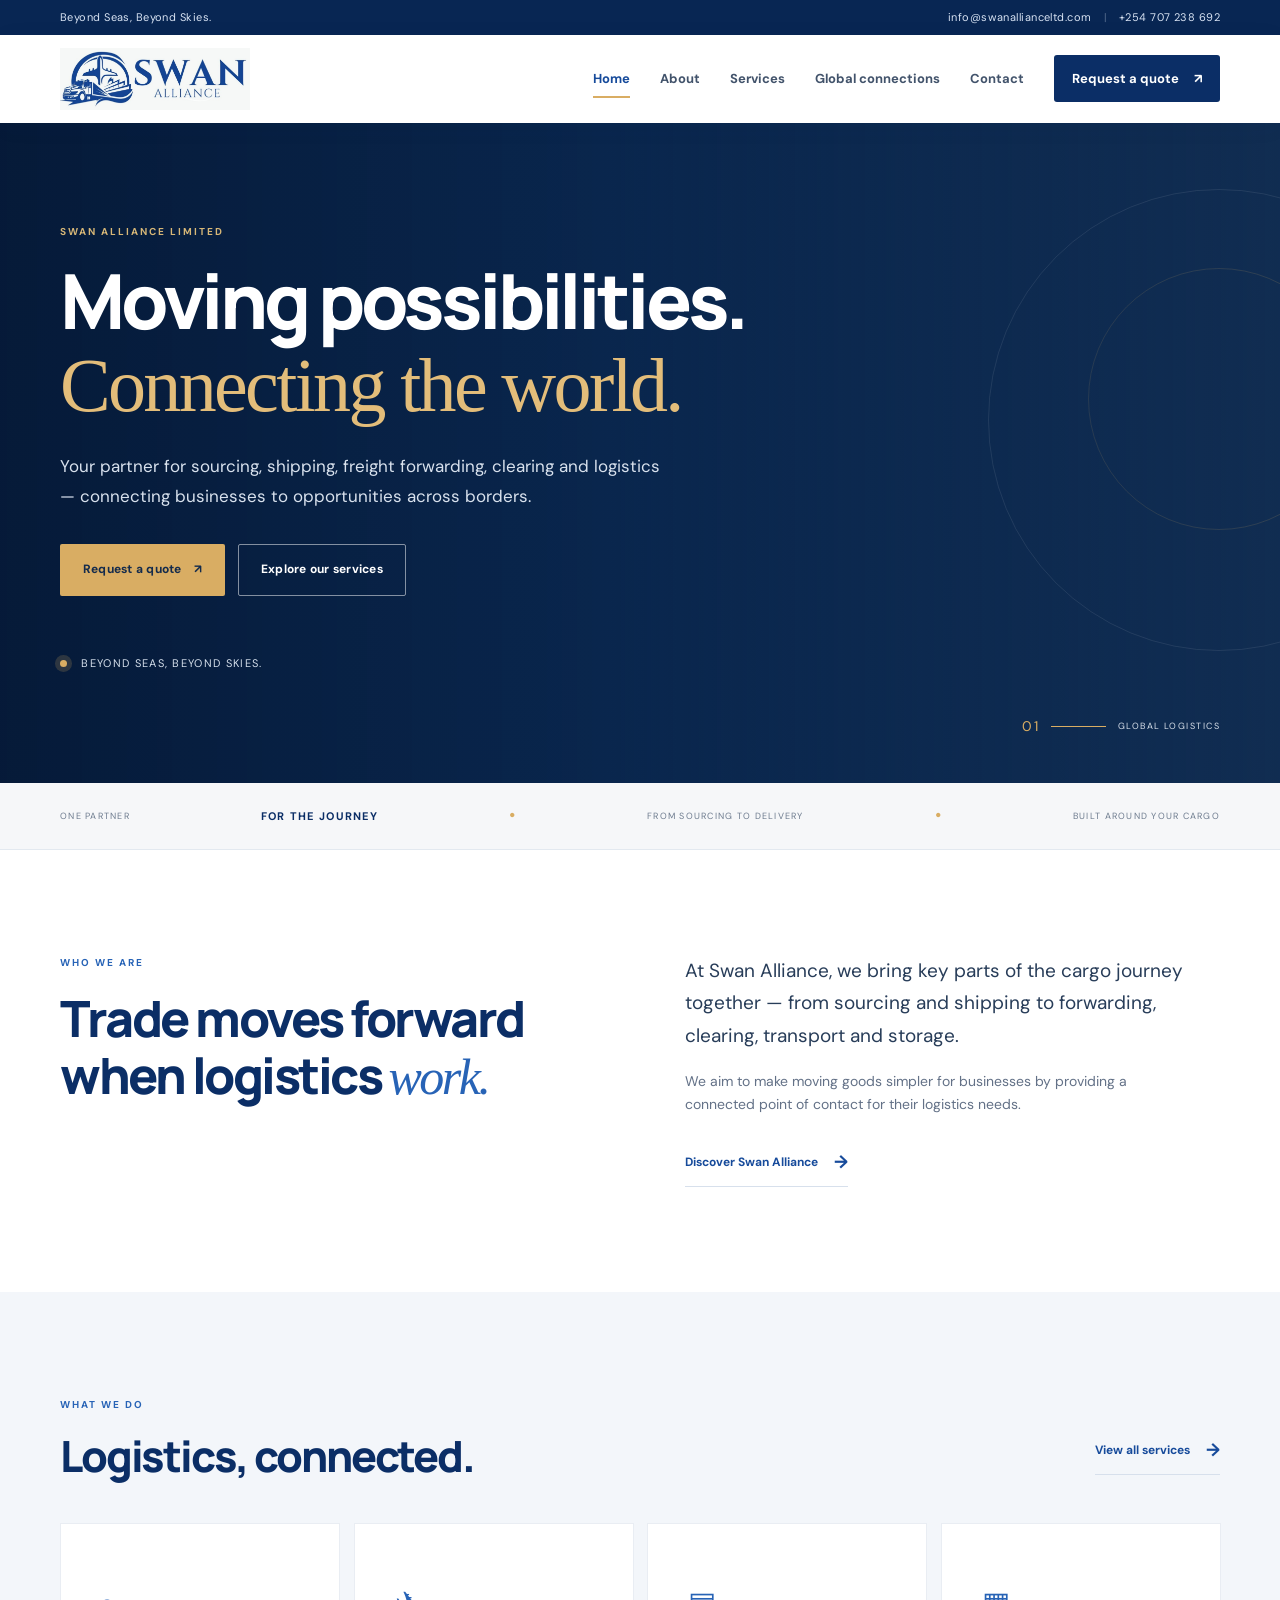
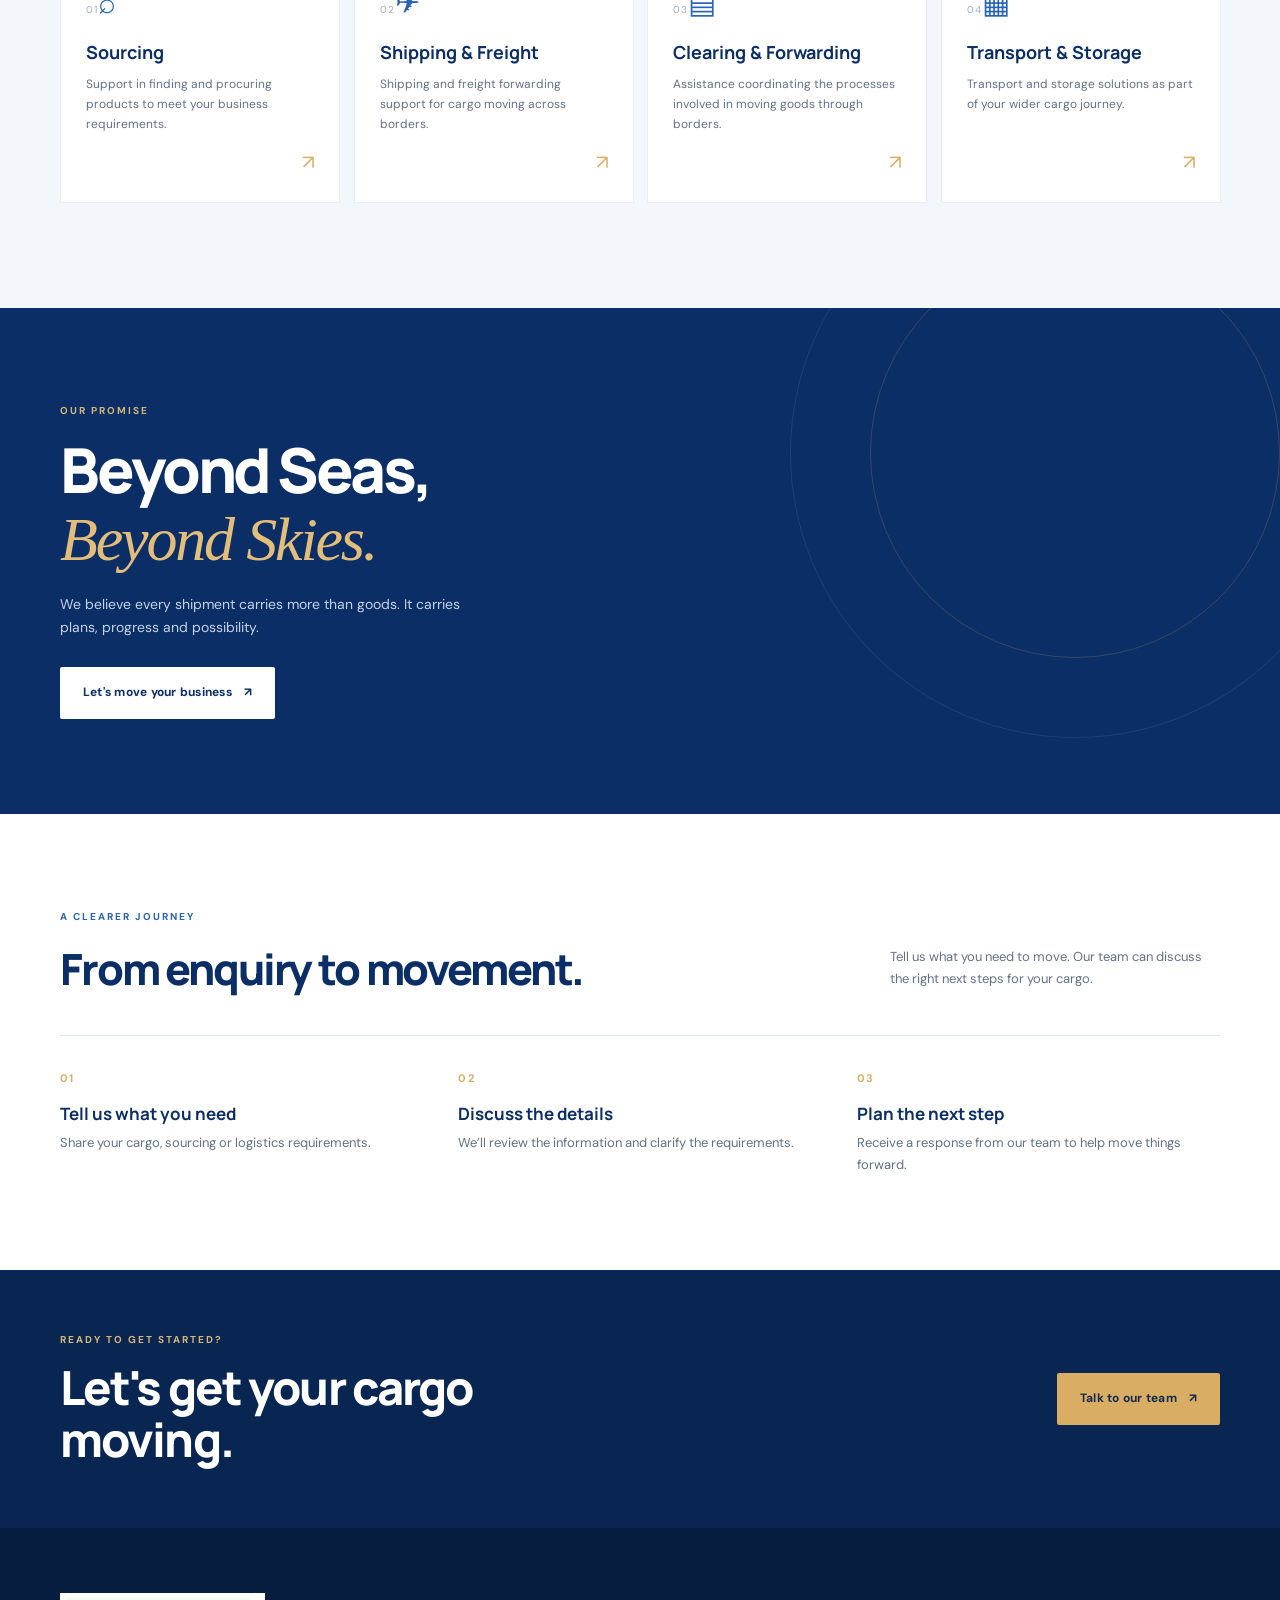
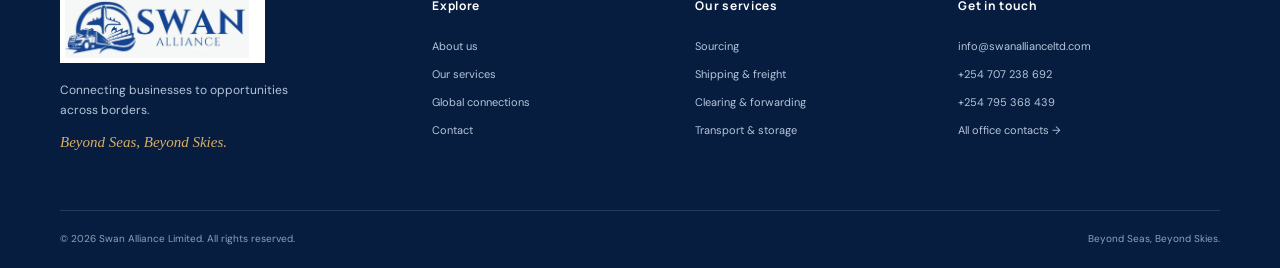
<file: index.html>
<!DOCTYPE html>
<html lang="en">
<head>
  <meta charset="UTF-8"><meta name="viewport" content="width=device-width, initial-scale=1.0">
  <meta name="description" content="Swan Alliance Limited — transport, storage, logistics, sourcing, shipping, forwarding and clearing. Beyond Seas, Beyond Skies.">
  <title>Swan Alliance Limited | Beyond Seas, Beyond Skies</title>
  <link rel="preconnect" href="https://fonts.googleapis.com"><link rel="preconnect" href="https://fonts.gstatic.com" crossorigin>
  <link href="https://fonts.googleapis.com/css2?family=DM+Sans:wght@400;500;600;700&family=Manrope:wght@400;500;600;700;800&display=swap" rel="stylesheet">
  <link rel="stylesheet" href="assets/style.css">
</head>
<body>
<div id="site-header"></div>
<main>
  <section class="hero hero-home">
    <div class="hero-shade"></div>
    <div class="container hero-content">
      <p class="eyebrow light">SWAN ALLIANCE LIMITED</p>
      <h1>Moving possibilities.<br><span>Connecting the world.</span></h1>
      <p class="hero-lead">Your partner for sourcing, shipping, freight forwarding, clearing and logistics — connecting businesses to opportunities across borders.</p>
      <div class="hero-actions"><a class="btn btn-gold" href="contact.html#quote">Request a quote <span>↗</span></a><a class="btn btn-outline-light" href="services.html">Explore our services</a></div>
      <div class="hero-note"><span class="pulse"></span> Beyond Seas, Beyond Skies.</div>
    </div>
    <div class="hero-index"><span>01</span><span class="index-line"></span><span>GLOBAL LOGISTICS</span></div>
  </section>

  <section class="trust-strip"><div class="container trust-inner"><span>ONE PARTNER</span><b>FOR THE JOURNEY</b><span class="trust-dot">•</span><span>FROM SOURCING TO DELIVERY</span><span class="trust-dot">•</span><span>BUILT AROUND YOUR CARGO</span></div></section>

  <section class="section intro-section">
    <div class="container two-col intro-grid">
      <div><p class="eyebrow">WHO WE ARE</p><h2>Trade moves forward<br>when logistics <em>work.</em></h2></div>
      <div class="intro-copy"><p class="large-copy">At Swan Alliance, we bring key parts of the cargo journey together — from sourcing and shipping to forwarding, clearing, transport and storage.</p><p>We aim to make moving goods simpler for businesses by providing a connected point of contact for their logistics needs.</p><a class="text-link" href="about.html">Discover Swan Alliance <span>→</span></a></div>
    </div>
  </section>

  <section class="section services-preview">
    <div class="container">
      <div class="section-heading"><div><p class="eyebrow">WHAT WE DO</p><h2>Logistics, connected.</h2></div><a class="text-link" href="services.html">View all services <span>→</span></a></div>
      <div class="service-grid">
        <a class="service-card" href="services.html#sourcing"><span class="card-number">01</span><div class="service-icon">⌕</div><h3>Sourcing</h3><p>Support in finding and procuring products to meet your business requirements.</p><span class="card-arrow">↗</span></a>
        <a class="service-card" href="services.html#shipping"><span class="card-number">02</span><div class="service-icon">✈</div><h3>Shipping & Freight</h3><p>Shipping and freight forwarding support for cargo moving across borders.</p><span class="card-arrow">↗</span></a>
        <a class="service-card" href="services.html#clearing"><span class="card-number">03</span><div class="service-icon">▤</div><h3>Clearing & Forwarding</h3><p>Assistance coordinating the processes involved in moving goods through borders.</p><span class="card-arrow">↗</span></a>
        <a class="service-card" href="services.html#storage"><span class="card-number">04</span><div class="service-icon">▦</div><h3>Transport & Storage</h3><p>Transport and storage solutions as part of your wider cargo journey.</p><span class="card-arrow">↗</span></a>
      </div>
    </div>
  </section>

  <section class="statement-band"><div class="container statement-inner"><p class="eyebrow light">OUR PROMISE</p><h2>Beyond Seas,<br><em>Beyond Skies.</em></h2><p>We believe every shipment carries more than goods. It carries plans, progress and possibility.</p><a class="btn btn-light" href="contact.html">Let's move your business <span>↗</span></a></div><div class="band-orbit orbit-one"></div><div class="band-orbit orbit-two"></div></section>

  <section class="section process-section"><div class="container"><div class="section-heading"><div><p class="eyebrow">A CLEARER JOURNEY</p><h2>From enquiry to movement.</h2></div><p class="heading-note">Tell us what you need to move. Our team can discuss the right next steps for your cargo.</p></div><div class="process-grid"><div><span>01</span><h3>Tell us what you need</h3><p>Share your cargo, sourcing or logistics requirements.</p></div><div><span>02</span><h3>Discuss the details</h3><p>We’ll review the information and clarify the requirements.</p></div><div><span>03</span><h3>Plan the next step</h3><p>Receive a response from our team to help move things forward.</p></div></div></div></section>
  <section class="cta-section"><div class="container cta-inner"><div><p class="eyebrow light">READY TO GET STARTED?</p><h2>Let's get your cargo<br>moving.</h2></div><a class="btn btn-gold" href="contact.html#quote">Talk to our team <span>↗</span></a></div></section>
</main>
<div id="site-footer"></div><script src="assets/site.js"></script></body></html>
</file>
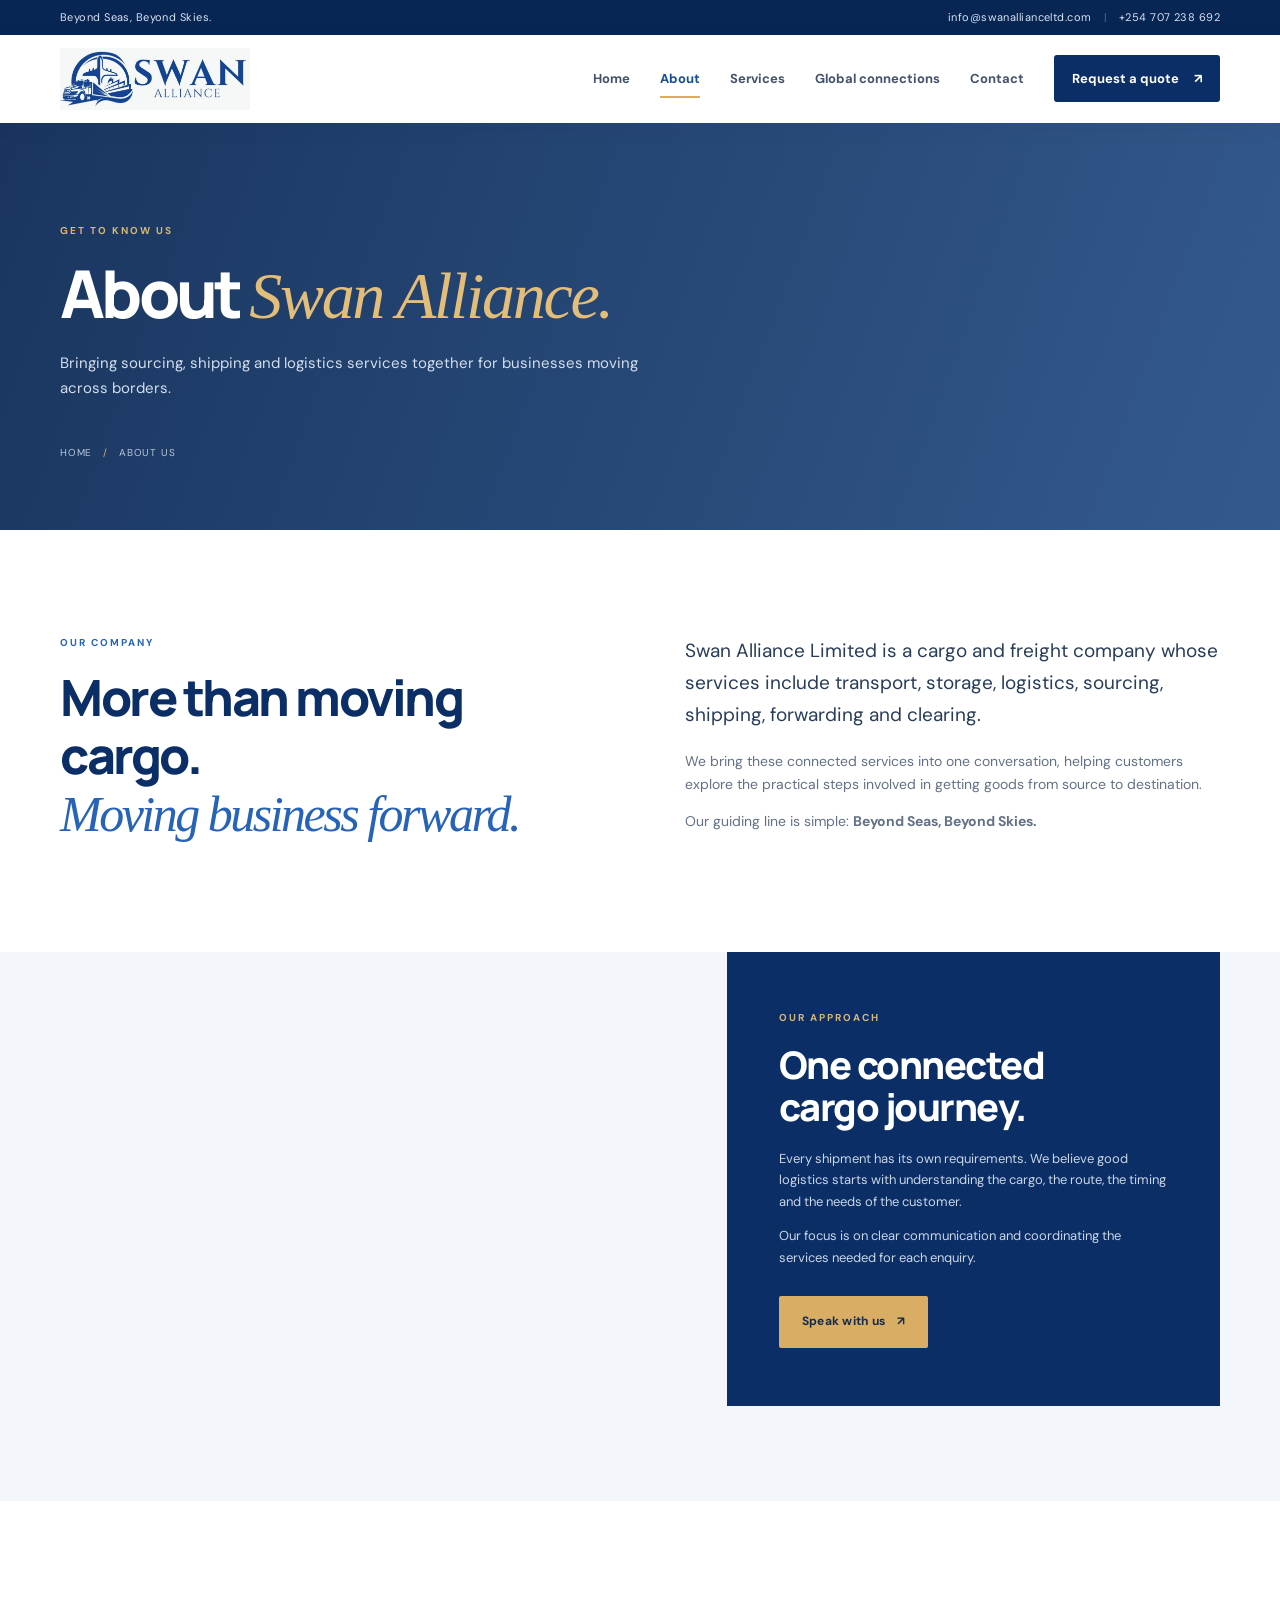
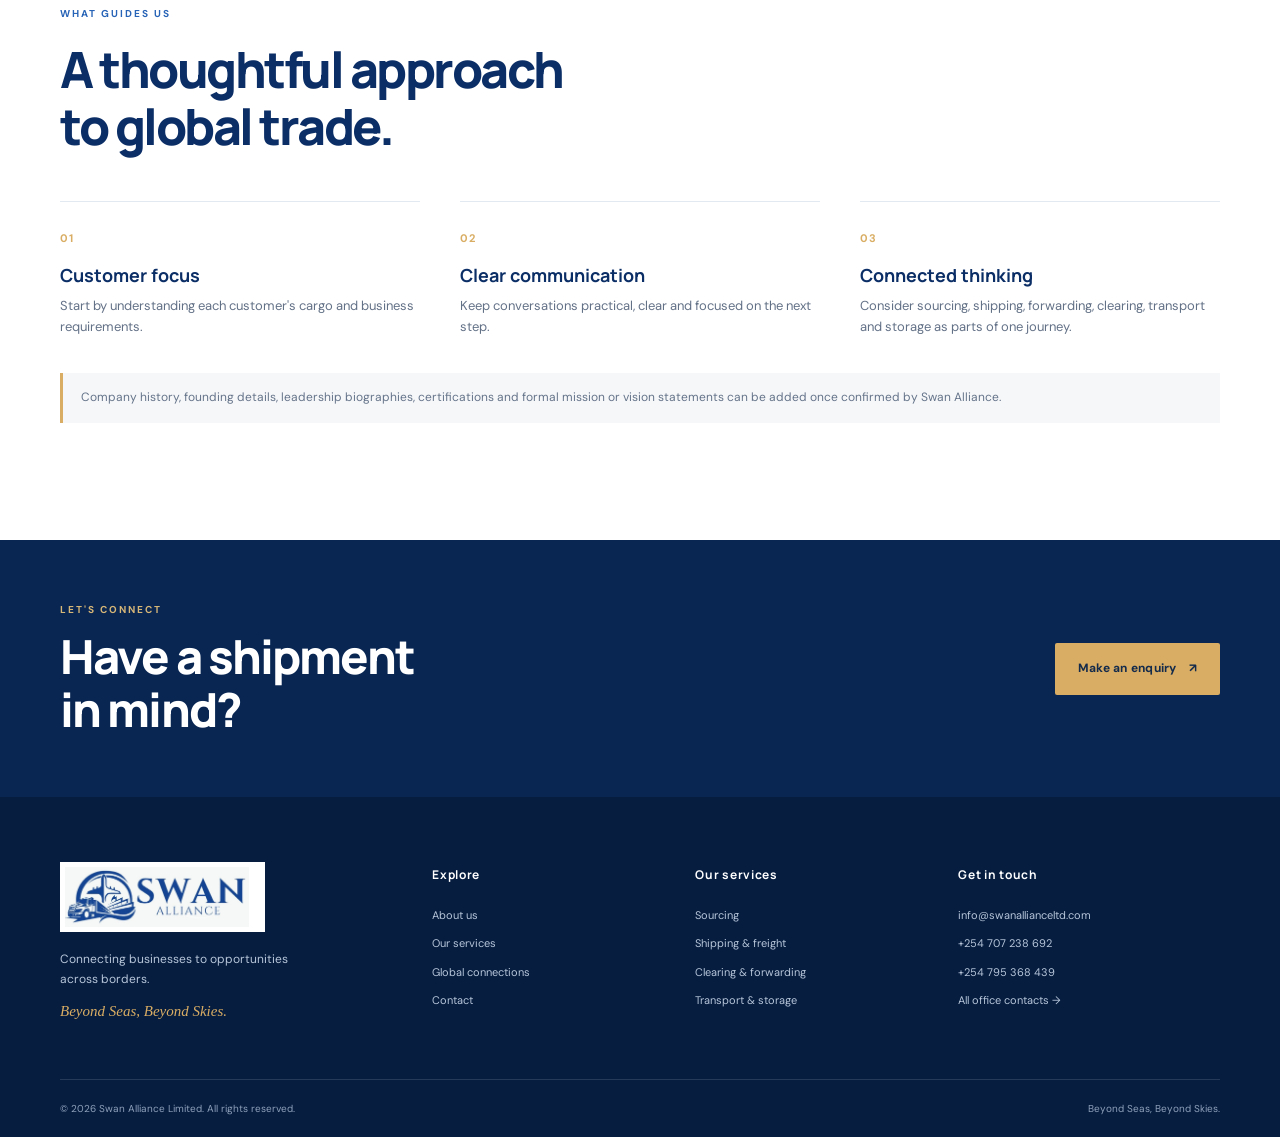
<file: about.html>
<!DOCTYPE html>
<html lang="en"><head><meta charset="UTF-8"><meta name="viewport" content="width=device-width, initial-scale=1.0"><meta name="description" content="Learn about Swan Alliance Limited and our approach to global trade and logistics."><title>About Us | Swan Alliance Limited</title><link rel="preconnect" href="https://fonts.googleapis.com"><link rel="preconnect" href="https://fonts.gstatic.com" crossorigin><link href="https://fonts.googleapis.com/css2?family=DM+Sans:wght@400;500;600;700&family=Manrope:wght@400;500;600;700;800&display=swap" rel="stylesheet"><link rel="stylesheet" href="assets/style.css"></head>
<body><div id="site-header"></div><main>
<section class="page-hero"><div class="container"><p class="eyebrow light">GET TO KNOW US</p><h1>About <em>Swan Alliance.</em></h1><p>Bringing sourcing, shipping and logistics services together for businesses moving across borders.</p><div class="breadcrumbs"><a href="index.html">Home</a><span>/</span>About us</div></div></section>
<section class="section"><div class="container two-col about-lead"><div><p class="eyebrow">OUR COMPANY</p><h2>More than moving cargo.<br><em>Moving business forward.</em></h2></div><div><p class="large-copy">Swan Alliance Limited is a cargo and freight company whose services include transport, storage, logistics, sourcing, shipping, forwarding and clearing.</p><p>We bring these connected services into one conversation, helping customers explore the practical steps involved in getting goods from source to destination.</p><p>Our guiding line is simple: <strong>Beyond Seas, Beyond Skies.</strong></p></div></div></section>
<section class="about-image-section"><div class="container image-story"><div class="story-image"></div><div class="story-panel"><p class="eyebrow light">OUR APPROACH</p><h2>One connected<br>cargo journey.</h2><p>Every shipment has its own requirements. We believe good logistics starts with understanding the cargo, the route, the timing and the needs of the customer.</p><p>Our focus is on clear communication and coordinating the services needed for each enquiry.</p><a class="btn btn-gold" href="contact.html">Speak with us <span>↗</span></a></div></div></section>
<section class="section values-section"><div class="container"><p class="eyebrow">WHAT GUIDES US</p><h2>A thoughtful approach<br>to global trade.</h2><div class="value-grid"><article><span>01</span><h3>Customer focus</h3><p>Start by understanding each customer's cargo and business requirements.</p></article><article><span>02</span><h3>Clear communication</h3><p>Keep conversations practical, clear and focused on the next step.</p></article><article><span>03</span><h3>Connected thinking</h3><p>Consider sourcing, shipping, forwarding, clearing, transport and storage as parts of one journey.</p></article></div><p class="disclaimer-note">Company history, founding details, leadership biographies, certifications and formal mission or vision statements can be added once confirmed by Swan Alliance.</p></div></section>
<section class="cta-section"><div class="container cta-inner"><div><p class="eyebrow light">LET'S CONNECT</p><h2>Have a shipment<br>in mind?</h2></div><a class="btn btn-gold" href="contact.html#quote">Make an enquiry <span>↗</span></a></div></section>
</main><div id="site-footer"></div><script src="assets/site.js"></script></body></html>
</file>
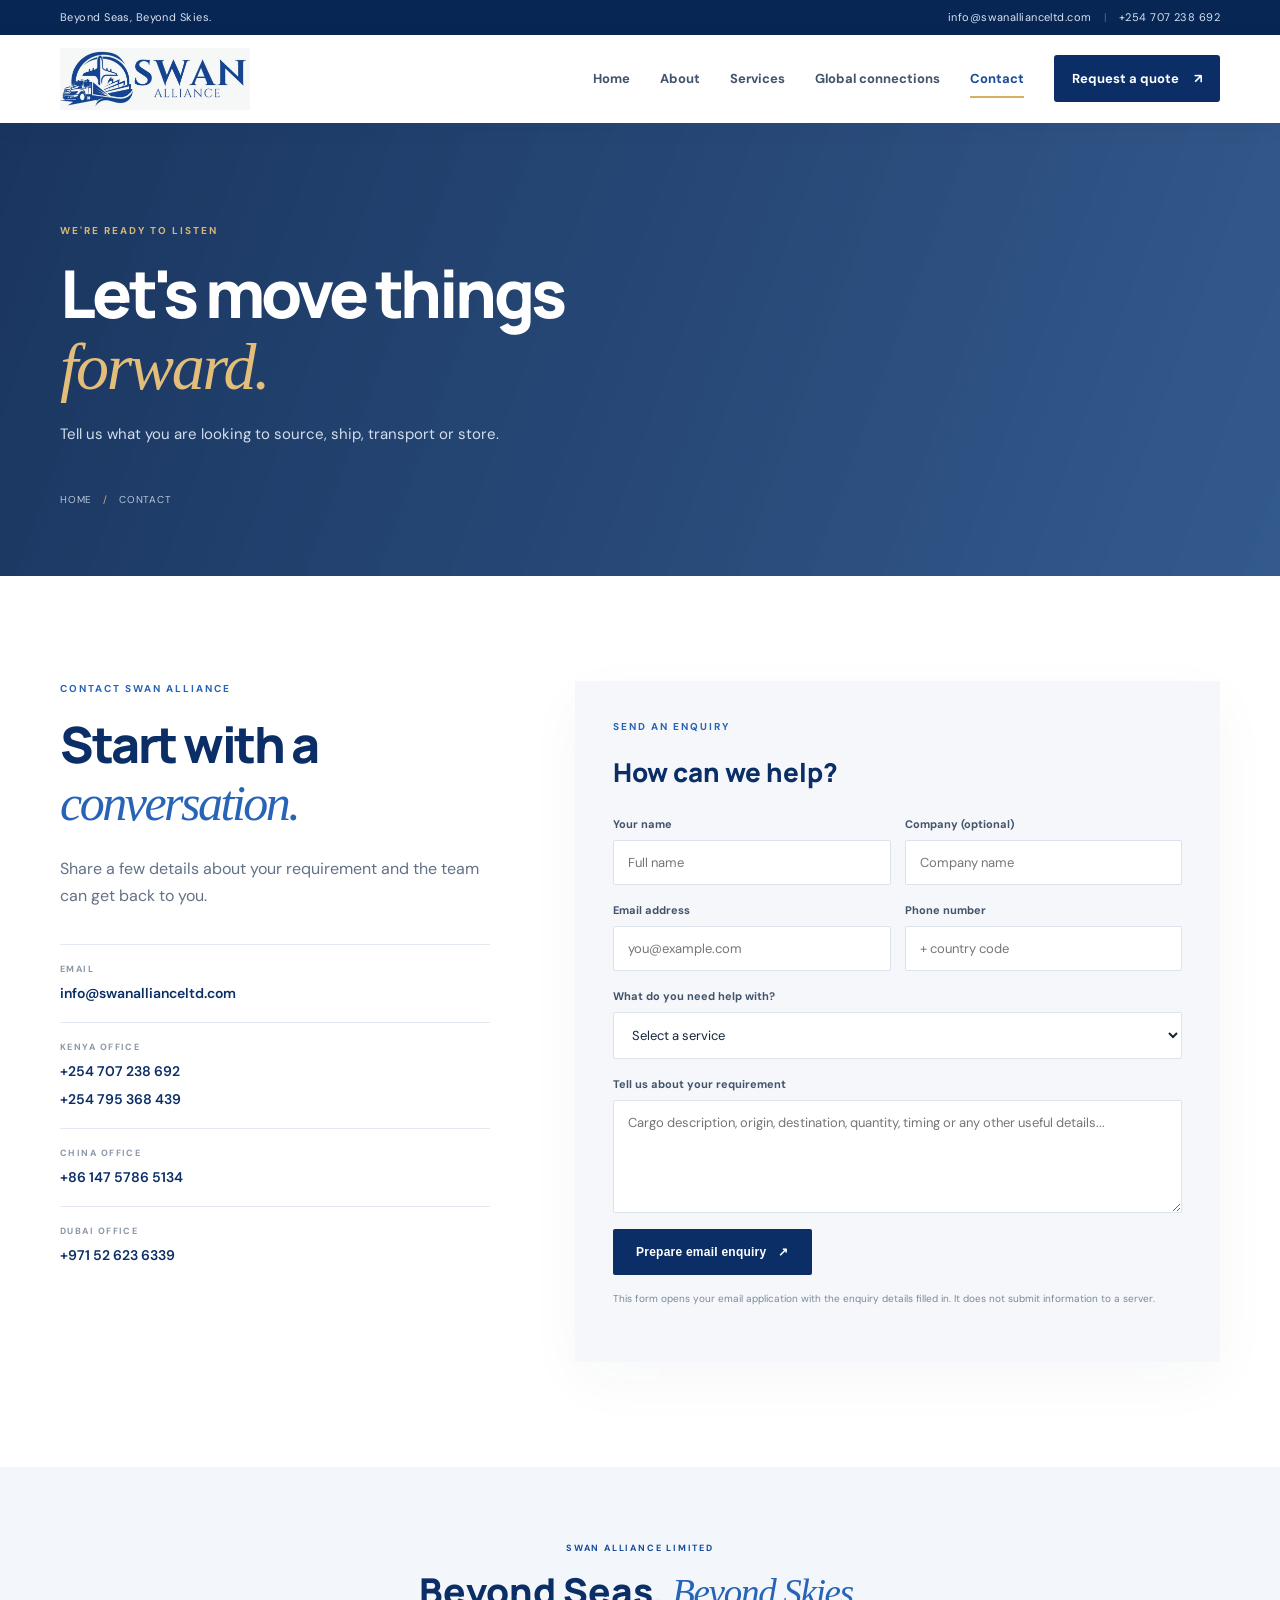
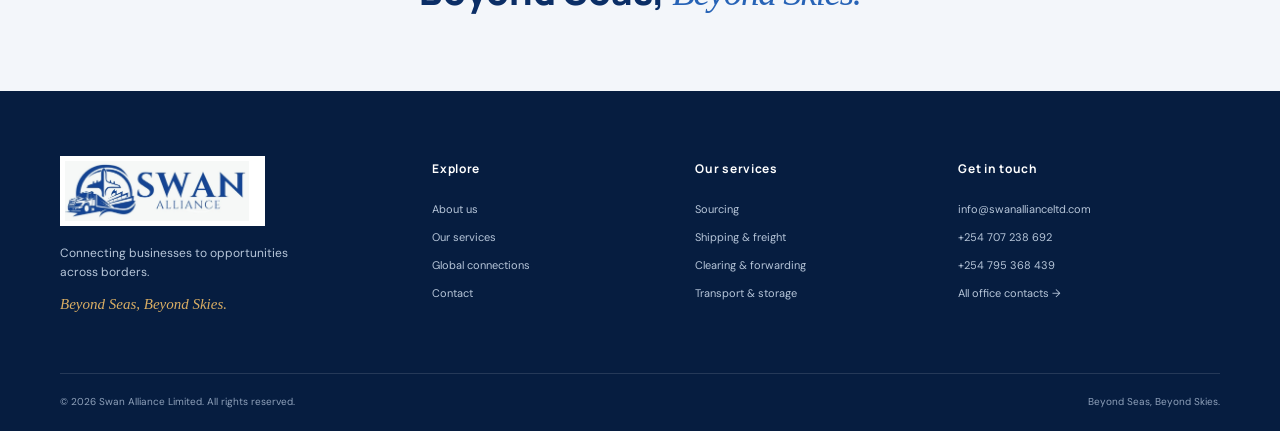
<file: contact.html>
<!DOCTYPE html>
<html lang="en"><head><meta charset="UTF-8"><meta name="viewport" content="width=device-width, initial-scale=1.0"><meta name="description" content="Contact Swan Alliance Limited in Kenya, China or Dubai. Request information about sourcing, shipping, freight and logistics."><title>Contact | Swan Alliance Limited</title><link rel="preconnect" href="https://fonts.googleapis.com"><link rel="preconnect" href="https://fonts.gstatic.com" crossorigin><link href="https://fonts.googleapis.com/css2?family=DM+Sans:wght@400;500;600;700&family=Manrope:wght@400;500;600;700;800&display=swap" rel="stylesheet"><link rel="stylesheet" href="assets/style.css"></head>
<body><div id="site-header"></div><main>
<section class="page-hero"><div class="container"><p class="eyebrow light">WE'RE READY TO LISTEN</p><h1>Let's move things<br><em>forward.</em></h1><p>Tell us what you are looking to source, ship, transport or store.</p><div class="breadcrumbs"><a href="index.html">Home</a><span>/</span>Contact</div></div></section>
<section class="section contact-section"><div class="container contact-layout"><div class="contact-info"><p class="eyebrow">CONTACT SWAN ALLIANCE</p><h2>Start with a<br><em>conversation.</em></h2><p class="large-copy">Share a few details about your requirement and the team can get back to you.</p><div class="contact-block"><span class="contact-label">EMAIL</span><a href="mailto:info@swanallianceltd.com">info@swanallianceltd.com</a></div><div class="contact-block"><span class="contact-label">KENYA OFFICE</span><a href="tel:+254707238692">+254 707 238 692</a><a href="tel:+254795368439">+254 795 368 439</a></div><div class="contact-block"><span class="contact-label">CHINA OFFICE</span><a href="tel:+8614757865134">+86 147 5786 5134</a></div><div class="contact-block"><span class="contact-label">DUBAI OFFICE</span><a href="tel:+971526236339">+971 52 623 6339</a></div></div>
<div class="form-panel" id="quote"><p class="eyebrow">SEND AN ENQUIRY</p><h3>How can we help?</h3><form id="quote-form">
<div class="form-row"><label>Your name<input name="name" required placeholder="Full name"></label><label>Company (optional)<input name="company" placeholder="Company name"></label></div>
<div class="form-row"><label>Email address<input type="email" name="email" required placeholder="you@example.com"></label><label>Phone number<input name="phone" placeholder="+ country code"></label></div>
<label>What do you need help with?<select name="service" required><option value="">Select a service</option><option>Sourcing</option><option>Shipping & freight</option><option>Freight forwarding</option><option>Clearing</option><option>Transport</option><option>Storage</option><option>General logistics enquiry</option><option>Other</option></select></label>
<label>Tell us about your requirement<textarea name="message" rows="5" required placeholder="Cargo description, origin, destination, quantity, timing or any other useful details..."></textarea></label>
<button class="btn btn-blue submit-btn" type="submit">Prepare email enquiry <span>↗</span></button><p class="form-note">This form opens your email application with the enquiry details filled in. It does not submit information to a server.</p><p id="form-feedback" class="form-feedback" role="status"></p>
</form></div></div></section>
<section class="closing-line"><div class="container"><p>SWAN ALLIANCE LIMITED</p><h2>Beyond Seas, <em>Beyond Skies.</em></h2></div></section>
</main><div id="site-footer"></div><script src="assets/site.js"></script></body></html>
</file>
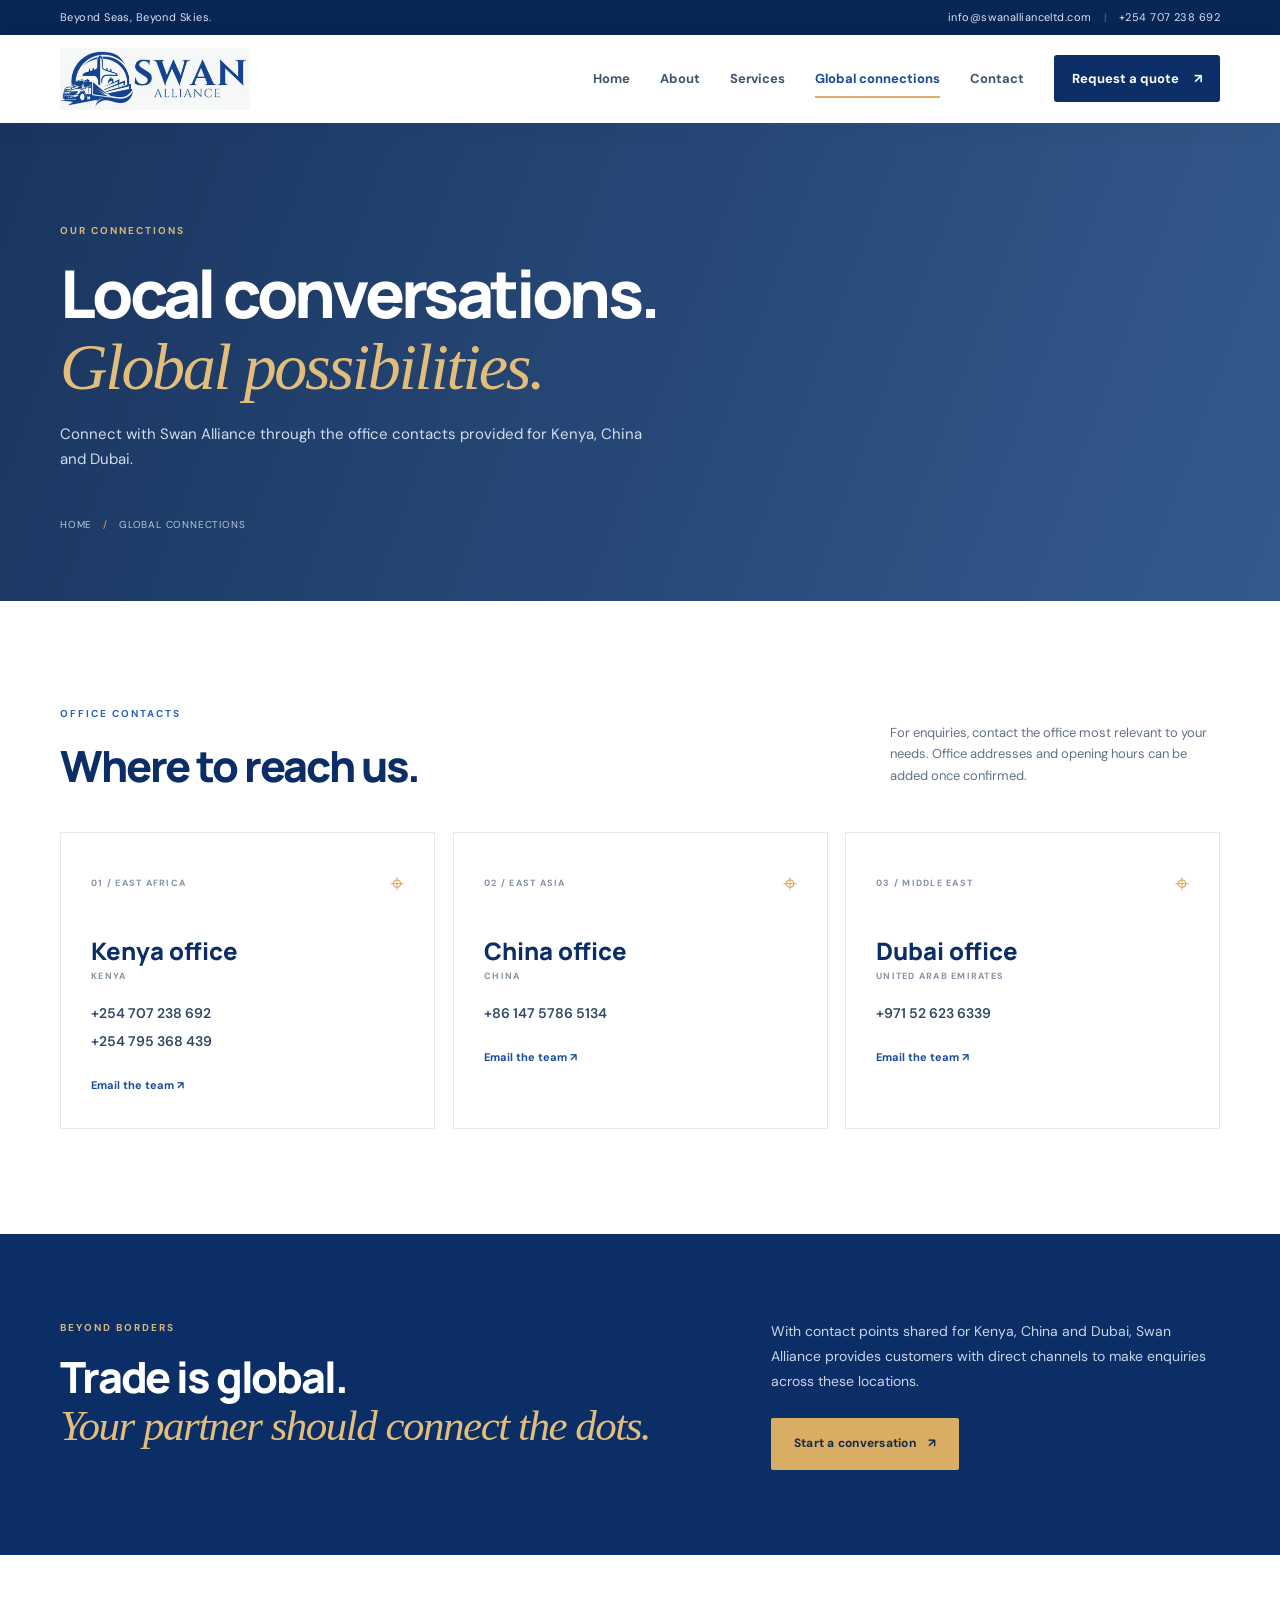
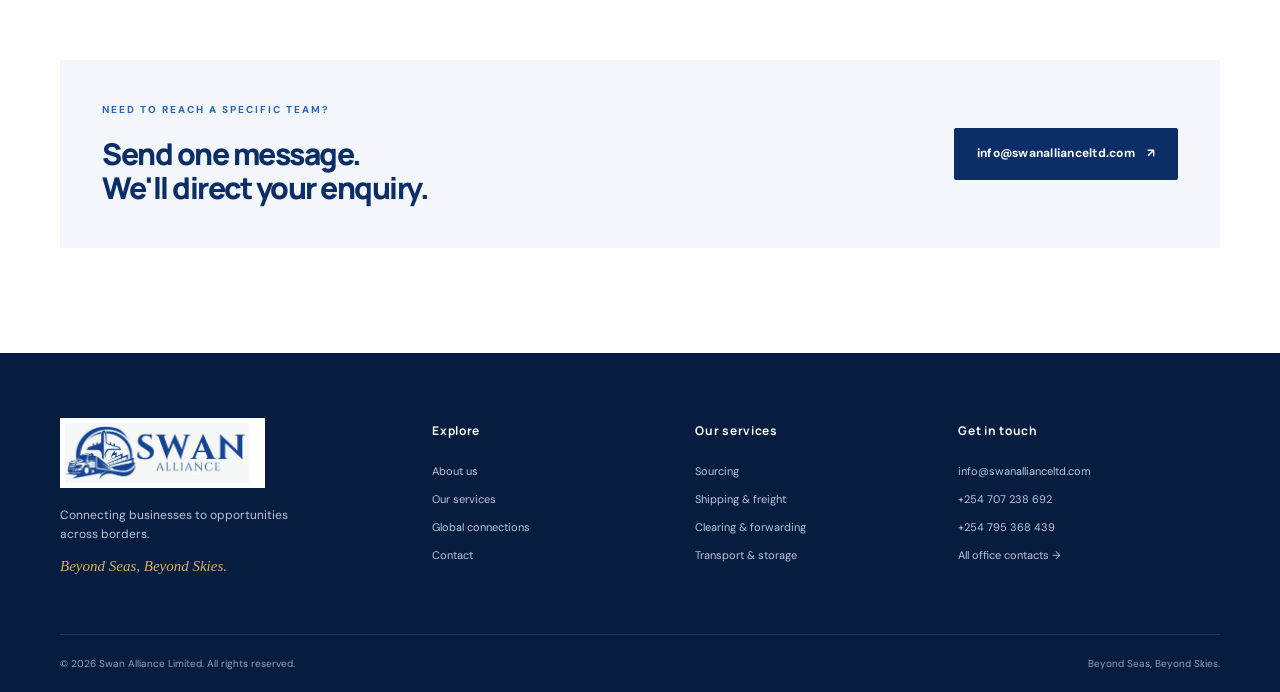
<file: global-network.html>
<!DOCTYPE html>
<html lang="en"><head><meta charset="UTF-8"><meta name="viewport" content="width=device-width, initial-scale=1.0"><meta name="description" content="Connect with Swan Alliance Limited's offices in Kenya, China and Dubai."><title>Global Connections | Swan Alliance Limited</title><link rel="preconnect" href="https://fonts.googleapis.com"><link rel="preconnect" href="https://fonts.gstatic.com" crossorigin><link href="https://fonts.googleapis.com/css2?family=DM+Sans:wght@400;500;600;700&family=Manrope:wght@400;500;600;700;800&display=swap" rel="stylesheet"><link rel="stylesheet" href="assets/style.css"></head>
<body><div id="site-header"></div><main>
<section class="page-hero"><div class="container"><p class="eyebrow light">OUR CONNECTIONS</p><h1>Local conversations.<br><em>Global possibilities.</em></h1><p>Connect with Swan Alliance through the office contacts provided for Kenya, China and Dubai.</p><div class="breadcrumbs"><a href="index.html">Home</a><span>/</span>Global connections</div></div></section>
<section class="section"><div class="container"><div class="section-heading"><div><p class="eyebrow">OFFICE CONTACTS</p><h2>Where to reach us.</h2></div><p class="heading-note">For enquiries, contact the office most relevant to your needs. Office addresses and opening hours can be added once confirmed.</p></div>
<div class="office-grid">
<article class="office-card"><div class="office-top"><span class="office-tag">01 / EAST AFRICA</span><span class="office-icon">⌖</span></div><h3>Kenya office</h3><p class="office-country">KENYA</p><a href="tel:+254707238692">+254 707 238 692</a><a href="tel:+254795368439">+254 795 368 439</a><a class="office-email" href="mailto:info@swanallianceltd.com">Email the team ↗</a></article>
<article class="office-card"><div class="office-top"><span class="office-tag">02 / EAST ASIA</span><span class="office-icon">⌖</span></div><h3>China office</h3><p class="office-country">CHINA</p><a href="tel:+8614757865134">+86 147 5786 5134</a><a class="office-email" href="mailto:info@swanallianceltd.com">Email the team ↗</a></article>
<article class="office-card"><div class="office-top"><span class="office-tag">03 / MIDDLE EAST</span><span class="office-icon">⌖</span></div><h3>Dubai office</h3><p class="office-country">UNITED ARAB EMIRATES</p><a href="tel:+971526236339">+971 52 623 6339</a><a class="office-email" href="mailto:info@swanallianceltd.com">Email the team ↗</a></article>
</div></div></section>
<section class="network-band"><div class="container network-inner"><div><p class="eyebrow light">BEYOND BORDERS</p><h2>Trade is global.<br><em>Your partner should connect the dots.</em></h2></div><div class="network-copy"><p>With contact points shared for Kenya, China and Dubai, Swan Alliance provides customers with direct channels to make enquiries across these locations.</p><a class="btn btn-gold" href="contact.html">Start a conversation <span>↗</span></a></div></div></section>
<section class="section"><div class="container"><div class="simple-callout"><div><p class="eyebrow">NEED TO REACH A SPECIFIC TEAM?</p><h2>Send one message.<br>We'll direct your enquiry.</h2></div><a class="btn btn-blue" href="mailto:info@swanallianceltd.com">info@swanallianceltd.com <span>↗</span></a></div></div></section>
</main><div id="site-footer"></div><script src="assets/site.js"></script></body></html>
</file>
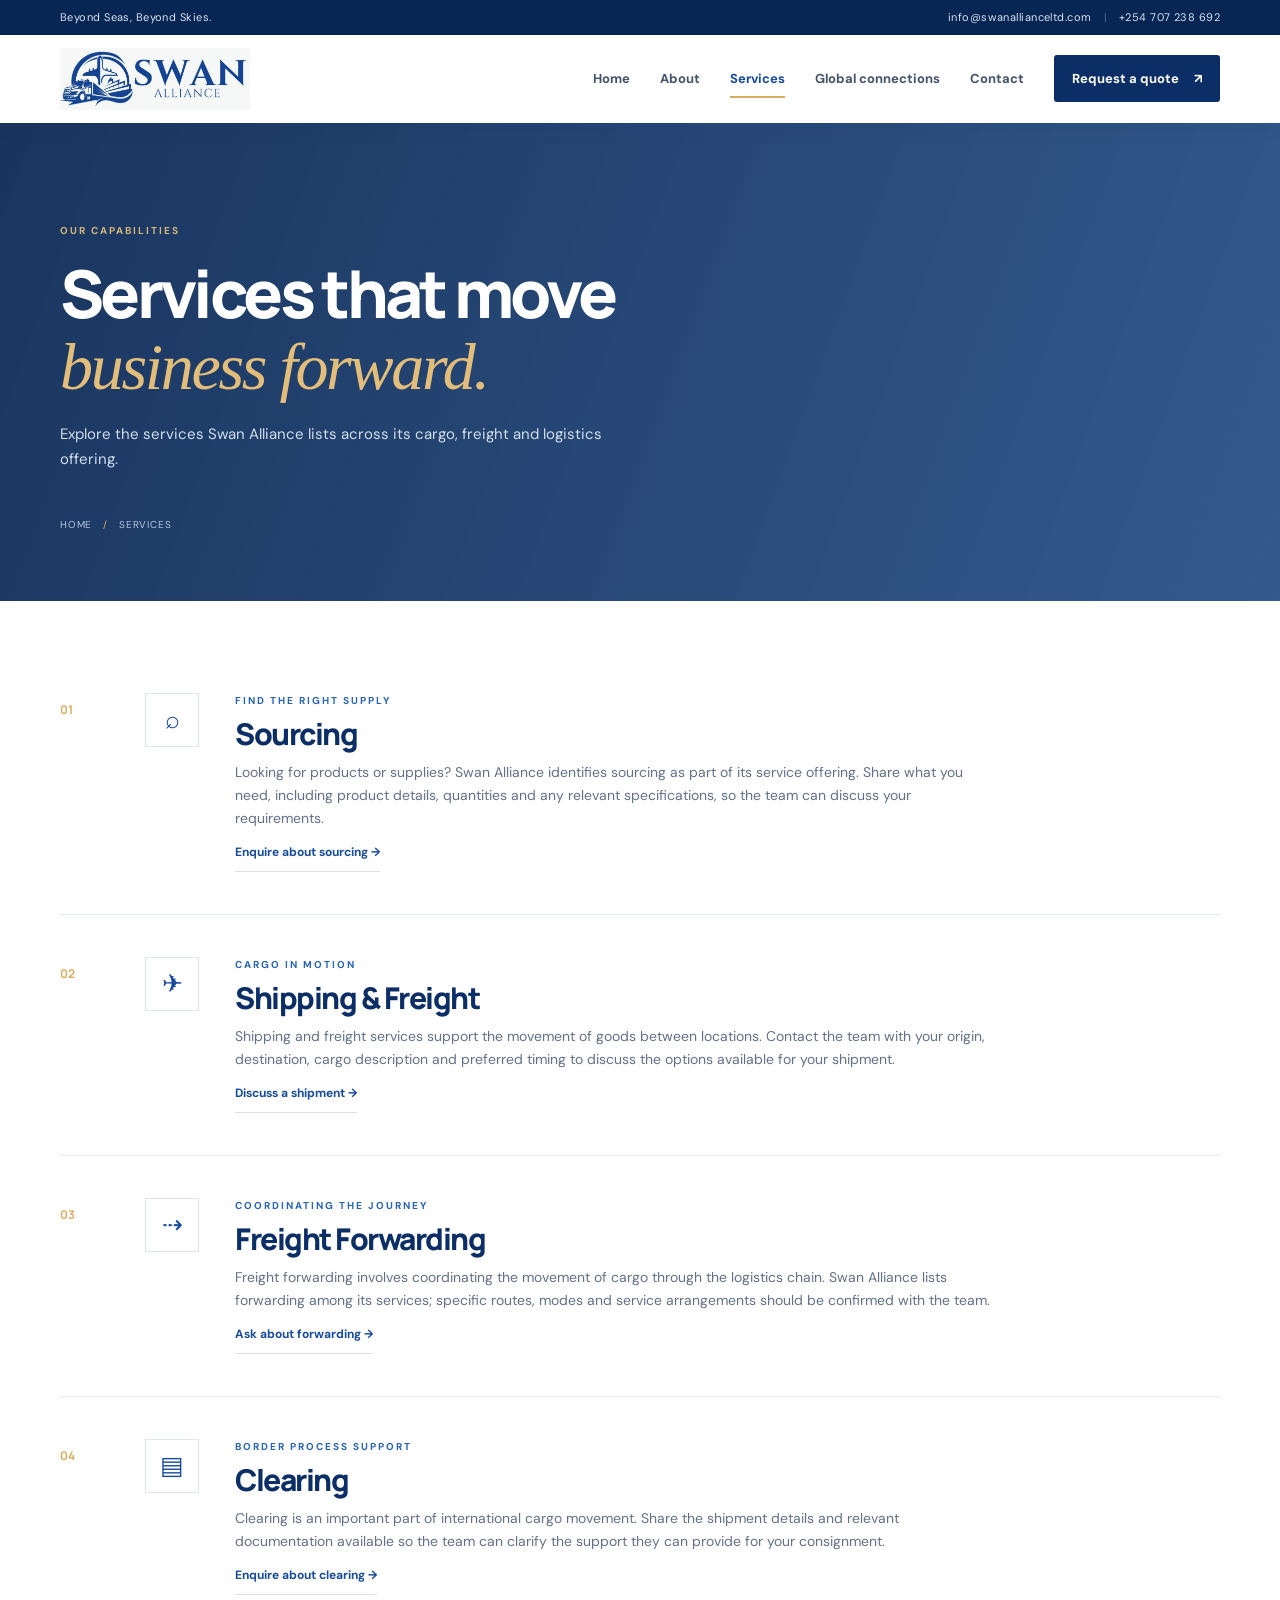
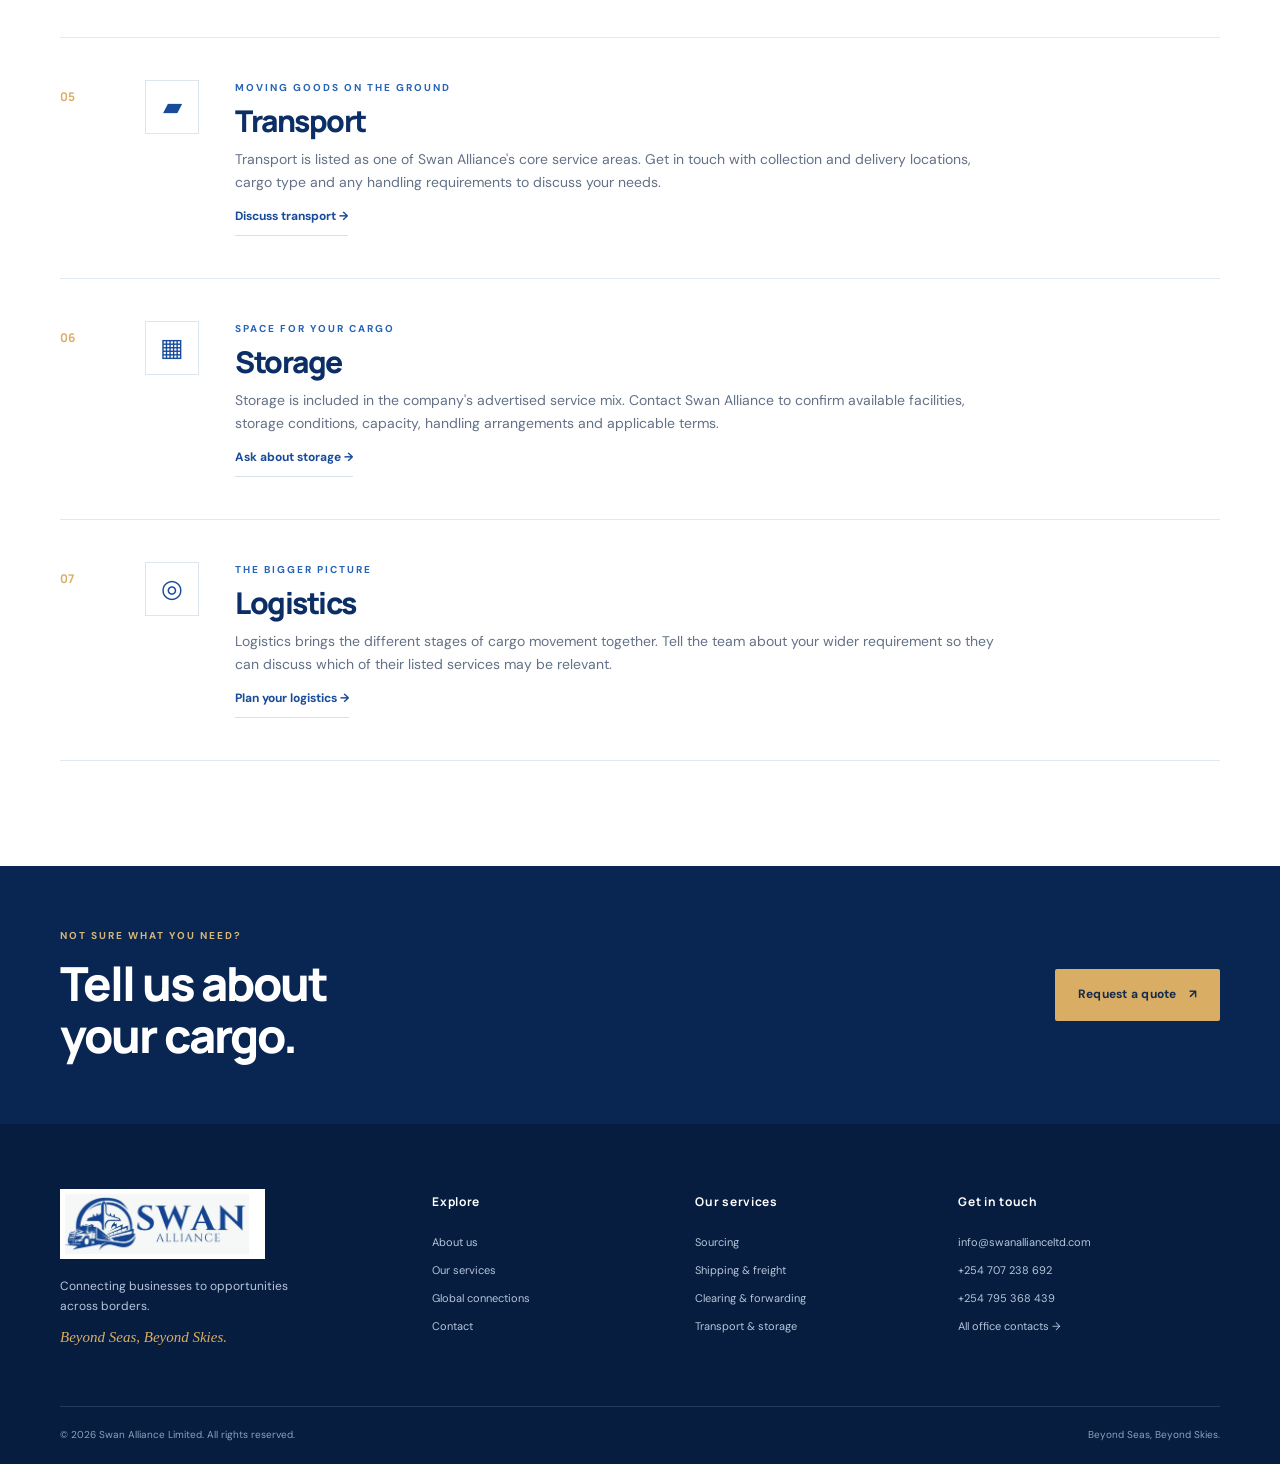
<file: services.html>
<!DOCTYPE html>
<html lang="en"><head><meta charset="UTF-8"><meta name="viewport" content="width=device-width, initial-scale=1.0"><meta name="description" content="Explore Swan Alliance Limited services: sourcing, shipping, freight forwarding, clearing, transport, storage and logistics."><title>Services | Swan Alliance Limited</title><link rel="preconnect" href="https://fonts.googleapis.com"><link rel="preconnect" href="https://fonts.gstatic.com" crossorigin><link href="https://fonts.googleapis.com/css2?family=DM+Sans:wght@400;500;600;700&family=Manrope:wght@400;500;600;700;800&display=swap" rel="stylesheet"><link rel="stylesheet" href="assets/style.css"></head>
<body><div id="site-header"></div><main>
<section class="page-hero"><div class="container"><p class="eyebrow light">OUR CAPABILITIES</p><h1>Services that move<br><em>business forward.</em></h1><p>Explore the services Swan Alliance lists across its cargo, freight and logistics offering.</p><div class="breadcrumbs"><a href="index.html">Home</a><span>/</span>Services</div></div></section>
<section class="section service-detail-section"><div class="container">
<div class="service-detail" id="sourcing"><div class="detail-number">01</div><div class="detail-symbol">⌕</div><div><p class="eyebrow">FIND THE RIGHT SUPPLY</p><h2>Sourcing</h2><p>Looking for products or supplies? Swan Alliance identifies sourcing as part of its service offering. Share what you need, including product details, quantities and any relevant specifications, so the team can discuss your requirements.</p><a class="text-link" href="contact.html#quote">Enquire about sourcing →</a></div></div>
<div class="service-detail" id="shipping"><div class="detail-number">02</div><div class="detail-symbol">✈</div><div><p class="eyebrow">CARGO IN MOTION</p><h2>Shipping & Freight</h2><p>Shipping and freight services support the movement of goods between locations. Contact the team with your origin, destination, cargo description and preferred timing to discuss the options available for your shipment.</p><a class="text-link" href="contact.html#quote">Discuss a shipment →</a></div></div>
<div class="service-detail" id="forwarding"><div class="detail-number">03</div><div class="detail-symbol">⇢</div><div><p class="eyebrow">COORDINATING THE JOURNEY</p><h2>Freight Forwarding</h2><p>Freight forwarding involves coordinating the movement of cargo through the logistics chain. Swan Alliance lists forwarding among its services; specific routes, modes and service arrangements should be confirmed with the team.</p><a class="text-link" href="contact.html#quote">Ask about forwarding →</a></div></div>
<div class="service-detail" id="clearing"><div class="detail-number">04</div><div class="detail-symbol">▤</div><div><p class="eyebrow">BORDER PROCESS SUPPORT</p><h2>Clearing</h2><p>Clearing is an important part of international cargo movement. Share the shipment details and relevant documentation available so the team can clarify the support they can provide for your consignment.</p><a class="text-link" href="contact.html#quote">Enquire about clearing →</a></div></div>
<div class="service-detail" id="transport"><div class="detail-number">05</div><div class="detail-symbol">▰</div><div><p class="eyebrow">MOVING GOODS ON THE GROUND</p><h2>Transport</h2><p>Transport is listed as one of Swan Alliance's core service areas. Get in touch with collection and delivery locations, cargo type and any handling requirements to discuss your needs.</p><a class="text-link" href="contact.html#quote">Discuss transport →</a></div></div>
<div class="service-detail" id="storage"><div class="detail-number">06</div><div class="detail-symbol">▦</div><div><p class="eyebrow">SPACE FOR YOUR CARGO</p><h2>Storage</h2><p>Storage is included in the company's advertised service mix. Contact Swan Alliance to confirm available facilities, storage conditions, capacity, handling arrangements and applicable terms.</p><a class="text-link" href="contact.html#quote">Ask about storage →</a></div></div>
<div class="service-detail" id="logistics"><div class="detail-number">07</div><div class="detail-symbol">◎</div><div><p class="eyebrow">THE BIGGER PICTURE</p><h2>Logistics</h2><p>Logistics brings the different stages of cargo movement together. Tell the team about your wider requirement so they can discuss which of their listed services may be relevant.</p><a class="text-link" href="contact.html#quote">Plan your logistics →</a></div></div>
</div></section>
<section class="cta-section"><div class="container cta-inner"><div><p class="eyebrow light">NOT SURE WHAT YOU NEED?</p><h2>Tell us about<br>your cargo.</h2></div><a class="btn btn-gold" href="contact.html#quote">Request a quote <span>↗</span></a></div></section>
</main><div id="site-footer"></div><script src="assets/site.js"></script></body></html>
</file>
<file: assets/style.css>
:root{--navy:#0b2e66;--blue:#174b9b;--blue2:#2763b6;--ink:#14243b;--muted:#637187;--gold:#d9ad63;--pale:#f3f6fa;--line:#e3e9f0;--white:#fff;--serif:Georgia,"Times New Roman",serif;--sans:"DM Sans",Arial,sans-serif;--head:"Manrope",Arial,sans-serif}
*{box-sizing:border-box}html{scroll-behavior:smooth}body{margin:0;color:var(--ink);font-family:var(--sans);line-height:1.65;background:#fff}a{color:inherit;text-decoration:none}img{max-width:100%;display:block}.container{width:min(1160px,calc(100% - 48px));margin:auto}.topbar{background:#082653;color:#d8e3f3;font-size:11px;letter-spacing:.04em}.topbar-inner{height:35px;display:flex;align-items:center;justify-content:space-between}.topbar-inner div{display:flex;gap:12px}.topbar a:hover{color:#fff}.top-sep{opacity:.35}.site-header{height:88px;background:#fff;position:sticky;top:0;z-index:50;box-shadow:0 4px 24px #0b2e660b}.nav-wrap{height:100%;display:flex;align-items:center;justify-content:space-between}.brand{width:205px;display:block}.brand img{width:100%;height:62px;object-fit:contain;object-position:left center}.main-nav{display:flex;align-items:center;gap:30px;font-size:13px;font-weight:700;color:#42536b}.main-nav>a:not(.nav-cta){padding:32px 0;position:relative}.main-nav>a:not(.nav-cta):after{content:"";position:absolute;left:0;bottom:23px;width:0;height:2px;background:var(--gold);transition:.25s}.main-nav>a:hover:after,.main-nav>a.active:after{width:100%}.main-nav>a.active{color:var(--blue)}.nav-cta{background:var(--navy);color:#fff;padding:13px 18px;border-radius:3px}.nav-cta span,.btn span{margin-left:12px}.menu-toggle{display:none;border:0;background:none;padding:10px}.menu-toggle span{display:block;width:25px;height:2px;background:var(--navy);margin:6px}
.hero{min-height:660px;position:relative;background:#132f53 url("https://images.unsplash.com/photo-1494412519320-aa613dfb7738?auto=format&fit=crop&w=2000&q=85") center/cover no-repeat;color:#fff;display:flex;align-items:center;overflow:hidden}.hero-shade{position:absolute;inset:0;background:linear-gradient(90deg,rgba(5,25,55,.94) 0%,rgba(7,36,76,.78) 48%,rgba(7,36,76,.18) 100%)}.hero-content{position:relative;padding:100px 0 110px}.eyebrow{font-size:10px;letter-spacing:.2em;font-weight:700;color:var(--blue2);margin:0 0 18px}.eyebrow.light{color:#d7b777}.hero h1,.page-hero h1{font:800 clamp(44px,6vw,76px)/1.08 var(--head);letter-spacing:-.055em;margin:0;max-width:780px}.hero h1 span,.page-hero h1 em,.statement-inner h2 em,.network-inner h2 em,.closing-line h2 em{font-family:var(--serif);font-weight:400;color:#e3bd7a;letter-spacing:-.035em}.hero-lead{font-size:17px;line-height:1.8;color:#d8e1ed;max-width:600px;margin:25px 0 32px}.hero-actions{display:flex;gap:13px;flex-wrap:wrap}.btn{display:inline-flex;align-items:center;justify-content:center;padding:15px 22px;font-size:12px;font-weight:700;letter-spacing:.02em;border:1px solid transparent;border-radius:2px;transition:.2s}.btn:hover{transform:translateY(-2px)}.btn-gold{background:var(--gold);color:#142b4c}.btn-outline-light{border-color:#ffffff80;color:#fff}.btn-light{background:#fff;color:var(--navy)}.btn-blue{background:var(--navy);color:#fff}.hero-note{margin-top:58px;color:#d5dfeb;font-size:11px;letter-spacing:.12em;text-transform:uppercase}.pulse{display:inline-block;width:7px;height:7px;background:var(--gold);border-radius:50%;margin-right:10px;box-shadow:0 0 0 5px #d9ad6330}.hero-index{position:absolute;right:max(24px,calc((100% - 1160px)/2));bottom:45px;display:flex;align-items:center;gap:12px;font-size:9px;letter-spacing:.16em;color:#d9e1eb}.hero-index>span:first-child{color:var(--gold);font-size:14px}.index-line{height:1px;width:55px;background:#d9ad63}
.trust-strip{background:#f6f7f9;border-bottom:1px solid var(--line)}.trust-inner{min-height:66px;display:flex;justify-content:space-between;align-items:center;gap:20px;font-size:9px;letter-spacing:.14em;color:#6d7b8e}.trust-inner b{color:var(--navy);font-size:11px}.trust-dot{color:var(--gold);font-size:18px}.section{padding:105px 0}.two-col{display:grid;grid-template-columns:1fr 1fr;gap:90px}.intro-grid h2,.section h2,.contact-info h2{font:800 clamp(34px,4vw,50px)/1.15 var(--head);letter-spacing:-.05em;margin:0;color:var(--navy)}.intro-grid h2 em,.about-lead h2 em,.contact-info h2 em{font-family:var(--serif);font-weight:400;color:var(--blue2)}.large-copy{font-size:19px;line-height:1.7;color:#283d59;margin:0 0 18px}.intro-copy>p:not(.large-copy){color:var(--muted);font-size:14px;max-width:500px}.text-link{display:inline-flex;gap:16px;align-items:center;margin-top:18px;color:var(--blue);font-size:12px;font-weight:700;border-bottom:1px solid #d7e0ec;padding-bottom:8px}.text-link span{font-size:18px}.services-preview{background:var(--pale)}.section-heading{display:flex;align-items:end;justify-content:space-between;gap:30px;margin-bottom:42px}.section-heading h2{font-size:43px}.section-heading .text-link{margin-bottom:6px}.service-grid{display:grid;grid-template-columns:repeat(4,1fr);gap:14px}.service-card{position:relative;min-height:280px;background:#fff;padding:30px 25px;border:1px solid #e9edf3;transition:.25s}.service-card:hover{transform:translateY(-6px);box-shadow:0 18px 45px #17345c12;border-color:#d5e0ef}.card-number{font-size:10px;color:#a1adbd;letter-spacing:.12em}.service-icon{font-size:30px;color:var(--blue2);margin:24px 0 12px}.service-card h3{font:700 18px var(--head);color:var(--navy);margin:0 0 10px}.service-card p{font-size:12px;color:var(--muted);line-height:1.7;margin:0}.card-arrow{position:absolute;right:24px;bottom:23px;color:var(--gold);font-size:20px}
.statement-band{position:relative;overflow:hidden;background:var(--navy);color:#fff;padding:95px 0}.statement-inner{position:relative;z-index:2}.statement-inner h2,.network-inner h2{font:800 clamp(40px,5vw,62px)/1.08 var(--head);letter-spacing:-.05em;margin:0 0 20px}.statement-inner>p:not(.eyebrow){color:#c6d3e5;max-width:430px;font-size:14px;margin-bottom:28px}.band-orbit{position:absolute;border:1px solid #ffffff16;border-radius:50%;width:570px;height:570px;right:-80px;top:-140px}.orbit-two{width:410px;height:410px;right:0;top:-60px;border-color:#d9ad6333}.process-section{padding:95px 0}.heading-note{max-width:330px;color:var(--muted);font-size:13px;margin:0 0 4px}.process-grid{display:grid;grid-template-columns:repeat(3,1fr);gap:35px;border-top:1px solid var(--line);padding-top:28px}.process-grid>div>span,.value-grid span{font-size:11px;color:var(--gold);font-weight:700;letter-spacing:.12em}.process-grid h3{font:700 17px var(--head);color:var(--navy);margin:12px 0 7px}.process-grid p{font-size:13px;color:var(--muted);margin:0}.cta-section{background:#092653;color:#fff;padding:62px 0}.cta-inner{display:flex;justify-content:space-between;align-items:center;gap:30px}.cta-inner h2{font:800 clamp(32px,4vw,47px)/1.12 var(--head);letter-spacing:-.04em;margin:0}.cta-inner .eyebrow{margin-bottom:12px}
.page-hero{background:linear-gradient(110deg,#082653ed,#103d79d9),url("https://images.unsplash.com/photo-1516321318423-f06f85e504b3?auto=format&fit=crop&w=1800&q=80") center/cover;color:#fff;padding:100px 0 68px}.page-hero h1{font-size:clamp(42px,5.5vw,66px)}.page-hero>div>p:not(.eyebrow){max-width:600px;color:#d2deed;font-size:15px;margin:20px 0 0}.breadcrumbs{display:flex;gap:11px;margin-top:45px;color:#b7c6d9;font-size:10px;letter-spacing:.08em;text-transform:uppercase}.breadcrumbs span{color:var(--gold)}.about-lead{align-items:start}.about-lead>div:nth-child(2)>p:not(.large-copy){color:var(--muted);font-size:14px}.about-image-section{background:var(--pale);padding:0 0 95px}.image-story{display:grid;grid-template-columns:1.15fr .85fr;min-height:440px}.story-image{background:url("https://images.unsplash.com/photo-1586528116311-ad8dd3c8310d?auto=format&fit=crop&w=1200&q=85") center/cover;min-height:440px}.story-panel{background:var(--navy);color:#fff;padding:58px 52px}.story-panel h2{font:800 38px/1.1 var(--head);letter-spacing:-.04em;margin:0 0 20px}.story-panel>p:not(.eyebrow){color:#c9d6e6;font-size:13px}.story-panel .btn{margin-top:15px}.values-section h2{margin-bottom:45px}.value-grid{display:grid;grid-template-columns:repeat(3,1fr);gap:40px}.value-grid article{border-top:1px solid var(--line);padding-top:22px}.value-grid h3{font:700 18px var(--head);color:var(--navy);margin:13px 0 8px}.value-grid p{font-size:13px;color:var(--muted);margin:0}.disclaimer-note{margin-top:35px;background:#f6f7f9;border-left:3px solid var(--gold);padding:15px 18px;color:#65748a;font-size:12px}
.service-detail-section{padding-top:50px}.service-detail{display:grid;grid-template-columns:65px 70px 1fr;gap:20px;padding:42px 0;border-bottom:1px solid var(--line);scroll-margin-top:120px}.detail-number{font:700 12px var(--head);color:var(--gold);padding-top:8px}.detail-symbol{width:54px;height:54px;display:grid;place-items:center;border:1px solid #dce5f0;color:var(--blue);font-size:25px}.service-detail .eyebrow{margin:0 0 7px}.service-detail h2{font-size:30px;margin-bottom:10px}.service-detail p:not(.eyebrow){font-size:14px;color:var(--muted);max-width:760px;margin:0}.service-detail .text-link{margin-top:13px}
.office-grid{display:grid;grid-template-columns:repeat(3,1fr);gap:18px}.office-card{padding:30px;border:1px solid var(--line);background:#fff;min-height:260px}.office-top{display:flex;justify-content:space-between;align-items:center}.office-tag,.office-country{font-size:9px;letter-spacing:.14em;color:#8592a4;font-weight:700}.office-icon{font-size:25px;color:var(--gold)}.office-card h3{font:800 24px var(--head);color:var(--navy);margin:30px 0 2px}.office-country{margin:0 0 18px}.office-card>a:not(.office-email){display:block;font-size:14px;font-weight:600;color:#314964;margin:5px 0}.office-email{display:inline-block;margin-top:18px;font-size:11px;color:var(--blue);font-weight:700}.network-band{background:var(--navy);color:#fff;padding:85px 0}.network-inner{display:grid;grid-template-columns:1fr .7fr;gap:70px;align-items:center}.network-inner h2{font-size:43px}.network-copy p{font-size:14px;color:#c9d6e6;line-height:1.8;margin:0 0 24px}.simple-callout{background:var(--pale);padding:42px;display:flex;align-items:center;justify-content:space-between;gap:30px}.simple-callout h2{font-size:30px}
.contact-layout{display:grid;grid-template-columns:.8fr 1.2fr;gap:85px;align-items:start}.contact-info h2{margin-bottom:22px}.contact-info>.large-copy{font-size:16px;color:var(--muted);margin-bottom:35px}.contact-block{border-top:1px solid var(--line);padding:17px 0;display:flex;flex-direction:column;gap:5px}.contact-label{font-size:9px;letter-spacing:.16em;color:#8a97a8;font-weight:700}.contact-block a{font-size:14px;color:var(--navy);font-weight:600}.form-panel{background:#f5f7fa;padding:38px}.form-panel h3{font:800 26px var(--head);color:var(--navy);margin:0 0 25px}.form-panel form{display:flex;flex-direction:column;gap:16px}.form-panel label{display:flex;flex-direction:column;gap:7px;font-size:11px;font-weight:700;color:#42536b}.form-row{display:grid;grid-template-columns:1fr 1fr;gap:14px}.form-panel input,.form-panel select,.form-panel textarea{width:100%;border:1px solid #dce3ec;background:#fff;padding:13px 14px;font:13px var(--sans);color:var(--ink);border-radius:2px;outline:none}.form-panel input:focus,.form-panel select:focus,.form-panel textarea:focus{border-color:var(--blue2);box-shadow:0 0 0 3px #2763b615}.form-panel textarea{resize:vertical}.submit-btn{align-self:flex-start;cursor:pointer}.form-note,.form-feedback{font-size:10px;color:#7c899a;margin:0}.form-feedback{color:var(--blue);font-weight:700}.closing-line{background:#f3f6fa;text-align:center;padding:65px 0}.closing-line>div>p{font-size:9px;letter-spacing:.2em;color:var(--blue);font-weight:700}.closing-line h2{font:800 37px var(--head);color:var(--navy);margin:10px 0}.closing-line h2 em{color:var(--blue2)}
.site-footer{background:#061d40;color:#fff;padding:65px 0 0}.footer-main{display:grid;grid-template-columns:1.5fr 1fr 1fr 1.2fr;gap:45px;padding-bottom:55px}.footer-brand img{width:205px;height:70px;object-fit:contain;object-position:left center;background:#fff;padding:5px}.footer-brand p{color:#b7c6d9;font-size:12px;max-width:230px;margin:18px 0 8px}.footer-brand>span{font:italic 15px var(--serif);color:var(--gold)}.footer-main h4{font:700 12px var(--head);letter-spacing:.06em;margin:4px 0 18px}.footer-main>div:not(.footer-brand){display:flex;flex-direction:column;align-items:flex-start}.footer-main a{font-size:11px;color:#b7c6d9;margin:5px 0}.footer-main a:hover{color:#fff}.footer-bottom{border-top:1px solid #ffffff20;min-height:58px;display:flex;justify-content:space-between;align-items:center;color:#8fa1ba;font-size:10px}
@media(max-width:900px){.main-nav{gap:17px}.brand{width:175px}.service-grid{grid-template-columns:repeat(2,1fr)}.two-col{gap:45px}.footer-main{grid-template-columns:repeat(2,1fr)}.contact-layout{gap:40px}.trust-inner{flex-wrap:wrap;justify-content:center;padding:15px 0}.trust-inner span:nth-of-type(3){display:none}}
@media(max-width:680px){.container{width:min(100% - 36px,560px)}.topbar-inner{height:auto;min-height:34px;justify-content:center}.topbar-inner>span{display:none}.topbar-inner div{gap:9px;font-size:10px}.site-header{height:72px}.brand{width:165px}.brand img{height:54px}.menu-toggle{display:block;cursor:pointer}.main-nav{display:none;position:absolute;top:72px;left:0;right:0;background:#fff;padding:15px 22px 22px;box-shadow:0 15px 25px #102d501c;flex-direction:column;align-items:stretch;gap:0}.main-nav.open{display:flex}.main-nav>a:not(.nav-cta){padding:13px 0;border-bottom:1px solid var(--line)}.main-nav>a:not(.nav-cta):after{display:none}.nav-cta{text-align:center;margin-top:14px}.hero{min-height:620px;background-position:58% center}.hero-shade{background:linear-gradient(90deg,#061d40ed,#092c5cc9 78%,#092c5c88)}.hero-content{padding:80px 0 95px}.hero h1{font-size:clamp(42px,12vw,58px)}.hero-lead{font-size:15px}.hero-index{bottom:22px}.trust-inner{gap:10px;font-size:8px}.trust-inner .trust-dot{display:none}.trust-inner b{font-size:9px}.section{padding:70px 0}.two-col,.network-inner,.contact-layout{grid-template-columns:1fr;gap:28px}.intro-grid h2,.section h2,.contact-info h2{font-size:36px}.section-heading{align-items:flex-start;flex-direction:column;margin-bottom:30px}.section-heading h2{font-size:35px}.service-grid{grid-template-columns:1fr 1fr;gap:9px}.service-card{min-height:255px;padding:22px 17px}.service-card h3{font-size:15px}.service-card p{font-size:11px}.service-icon{margin:18px 0 10px}.statement-band{padding:70px 0}.statement-inner h2{font-size:46px}.process-grid,.value-grid{grid-template-columns:1fr;gap:25px}.process-grid>div{border-bottom:1px solid var(--line);padding-bottom:20px}.cta-inner{align-items:flex-start;flex-direction:column}.cta-section{padding:48px 0}.page-hero{padding:72px 0 48px}.page-hero h1{font-size:44px}.breadcrumbs{margin-top:30px}.image-story{grid-template-columns:1fr}.story-image{min-height:260px}.story-panel{padding:38px 27px}.story-panel h2{font-size:34px}.about-image-section{padding-bottom:65px}.service-detail{grid-template-columns:34px 48px 1fr;gap:10px;padding:30px 0}.detail-symbol{width:42px;height:42px;font-size:20px}.service-detail h2{font-size:24px}.service-detail p:not(.eyebrow){font-size:12px}.office-grid{grid-template-columns:1fr}.office-card{min-height:0}.network-inner h2{font-size:36px}.simple-callout{padding:28px;align-items:flex-start;flex-direction:column}.simple-callout h2{font-size:26px}.form-panel{padding:25px 18px}.form-row{grid-template-columns:1fr}.footer-main{grid-template-columns:1fr 1fr;gap:30px 20px}.footer-brand{grid-column:1/-1}.footer-bottom{align-items:flex-start;flex-direction:column;justify-content:center;gap:5px;padding:15px 0}.closing-line h2{font-size:29px}}
@media(prefers-reduced-motion:reduce){html{scroll-behavior:auto}*,*:before,*:after{transition:none!important}}


/* ---------- Subtle interaction & motion layer ---------- */
:root{scroll-padding-top:100px}
body{overflow-x:hidden}
.site-header{transition:box-shadow .3s ease,background .3s ease}
.site-header.is-scrolled{box-shadow:0 8px 30px #08265318;background:rgba(255,255,255,.96);backdrop-filter:blur(14px)}
.site-header.is-scrolled .brand img{transform:scale(.96);transform-origin:left center}
.brand img{transition:transform .35s ease}
.main-nav a,.nav-cta,.btn,.text-link,.office-card,.service-card{will-change:transform}
.nav-cta{transition:background .25s ease,transform .25s ease,box-shadow .25s ease}
.nav-cta:hover{background:#174b9b;transform:translateY(-2px);box-shadow:0 8px 20px #08265325}
.btn{position:relative;overflow:hidden;isolation:isolate}
.btn:before{content:"";position:absolute;inset:0;transform:translateX(-115%) skewX(-18deg);background:linear-gradient(105deg,transparent 25%,#ffffff55 48%,transparent 70%);transition:transform .65s ease;z-index:-1}
.btn:hover:before{transform:translateX(115%) skewX(-18deg)}
.text-link span{display:inline-block;transition:transform .25s ease}
.text-link:hover span{transform:translateX(5px)}
.hero{background-attachment:fixed}
.hero-content>*{animation:heroRise .85s both;opacity:0}
.hero-content>.eyebrow{animation-delay:.08s}
.hero-content>h1{animation-delay:.2s}
.hero-content>.hero-lead{animation-delay:.34s}
.hero-content>.hero-actions{animation-delay:.48s}
.hero-content>.hero-note{animation-delay:.62s}
.hero h1 span{display:inline-block;animation:softGlow 5s ease-in-out 1.2s infinite alternate}
.hero-shade{animation:shadeIn 1.2s ease both}
.hero-index{animation:fadeIn .9s .8s both}
.pulse{animation:pulseGlow 2.2s ease-in-out infinite}
.trust-inner>*{transition:color .25s ease,transform .25s ease}
.trust-inner>*:hover{color:var(--blue);transform:translateY(-2px)}
.service-card{transform-style:preserve-3d;transition:transform .35s cubic-bezier(.2,.75,.25,1),box-shadow .35s ease,border-color .35s ease}
.service-card:hover .service-icon{transform:translateY(-4px) scale(1.08);color:var(--gold)}
.service-icon{display:inline-block;transition:transform .35s ease,color .35s ease}
.card-arrow{transition:transform .3s ease}
.service-card:hover .card-arrow{transform:translate(4px,-4px)}
.office-card{transition:transform .3s ease,box-shadow .3s ease,border-color .3s ease}
.office-card:hover{transform:translateY(-7px);box-shadow:0 18px 45px #17345c12;border-color:#cbd8e8}
.office-icon{display:inline-block;transition:transform .35s ease}
.office-card:hover .office-icon{transform:translateY(-4px) rotate(-8deg)}
.process-grid>div,.value-grid article{transition:transform .3s ease}
.process-grid>div:hover,.value-grid article:hover{transform:translateY(-4px)}
.detail-symbol{transition:background .3s ease,color .3s ease,transform .3s ease}
.service-detail:hover .detail-symbol{background:var(--navy);color:#fff;transform:rotate(-5deg)}
.form-panel{box-shadow:0 18px 55px #102d5009;transition:box-shadow .3s ease}
.form-panel:focus-within{box-shadow:0 20px 60px #102d5015}
.form-panel input,.form-panel select,.form-panel textarea{transition:border-color .2s ease,box-shadow .2s ease,transform .2s ease}
.form-panel input:focus,.form-panel select:focus,.form-panel textarea:focus{transform:translateY(-1px)}
.footer-main a{transition:color .2s ease,transform .2s ease}
.footer-main a:hover{transform:translateX(3px)}
/* Reveal elements only when JS is active; content remains visible without JS. */
.js-motion .reveal{opacity:0;transform:translateY(26px);transition:opacity .75s ease,transform .75s cubic-bezier(.2,.7,.2,1)}
.js-motion .reveal.is-visible{opacity:1;transform:translateY(0)}
.js-motion .reveal-left{transform:translateX(-28px)}
.js-motion .reveal-right{transform:translateX(28px)}
.js-motion .reveal-left.is-visible,.js-motion .reveal-right.is-visible{transform:translateX(0)}
.js-motion .reveal-scale{transform:scale(.96) translateY(16px)}
.js-motion .reveal-scale.is-visible{transform:scale(1) translateY(0)}
.scroll-progress{position:fixed;z-index:1000;top:0;left:0;width:100%;height:3px;pointer-events:none;background:transparent}
.scroll-progress span{display:block;width:0;height:100%;background:linear-gradient(90deg,#d9ad63,#f0d49d);box-shadow:0 0 10px #d9ad6370}
.back-to-top{position:fixed;z-index:60;right:22px;bottom:22px;width:44px;height:44px;border:1px solid #ffffff35;border-radius:50%;background:var(--navy);color:#fff;font-size:18px;cursor:pointer;opacity:0;visibility:hidden;transform:translateY(12px);transition:opacity .25s ease,transform .25s ease,visibility .25s ease,background .25s ease;box-shadow:0 8px 24px #08265330}
.back-to-top.visible{opacity:1;visibility:visible;transform:translateY(0)}
.back-to-top:hover{background:var(--blue2);transform:translateY(-3px)}
.hero:after{content:"";position:absolute;width:460px;height:460px;border:1px solid #ffffff16;border-radius:50%;right:-170px;top:10%;pointer-events:none;animation:orbitDrift 18s ease-in-out infinite alternate}
.hero:before{content:"";position:absolute;width:260px;height:260px;border:1px solid #d9ad6330;border-radius:50%;right:-70px;top:22%;pointer-events:none;animation:orbitDrift 14s ease-in-out infinite alternate-reverse}
@keyframes heroRise{from{opacity:0;transform:translateY(22px)}to{opacity:1;transform:translateY(0)}}
@keyframes fadeIn{from{opacity:0}to{opacity:1}}
@keyframes shadeIn{from{opacity:.4}to{opacity:1}}
@keyframes softGlow{from{text-shadow:0 0 0 #e3bd7a00}to{text-shadow:0 8px 35px #e3bd7a30}}
@keyframes pulseGlow{0%,100%{box-shadow:0 0 0 4px #d9ad6325}50%{box-shadow:0 0 0 8px #d9ad6300}}
@keyframes orbitDrift{from{transform:translate3d(0,-8px,0) rotate(-8deg)}to{transform:translate3d(-22px,18px,0) rotate(8deg)}}
@media(max-width:680px){.hero{background-attachment:scroll}.hero:before{width:180px;height:180px;right:-95px}.hero:after{width:300px;height:300px;right:-170px}.back-to-top{right:14px;bottom:14px;width:40px;height:40px}}
@media(prefers-reduced-motion:reduce){.hero{background-attachment:scroll}.hero-content>*{animation:none;opacity:1}.hero h1 span,.pulse,.hero:before,.hero:after{animation:none}.js-motion .reveal,.js-motion .reveal-left,.js-motion .reveal-right,.js-motion .reveal-scale{opacity:1;transform:none;transition:none}.btn:before{display:none}}
</file>
